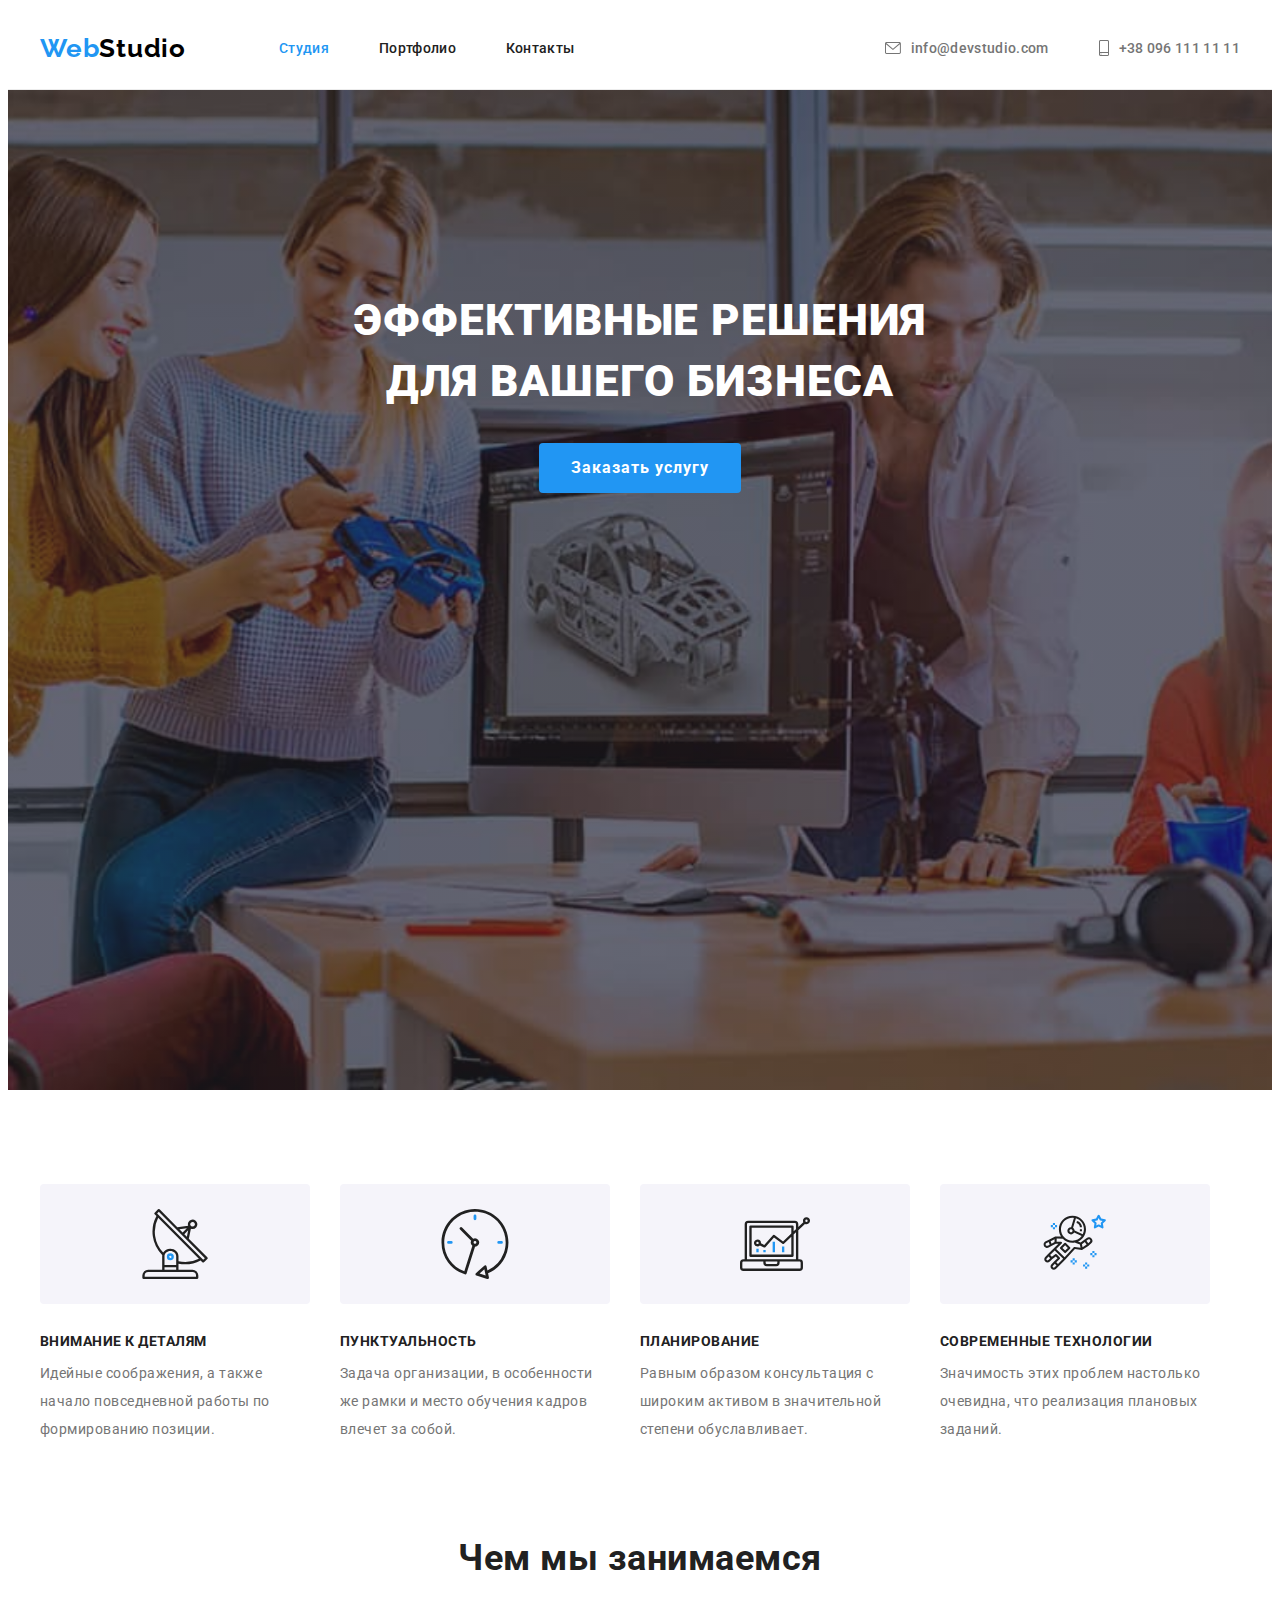
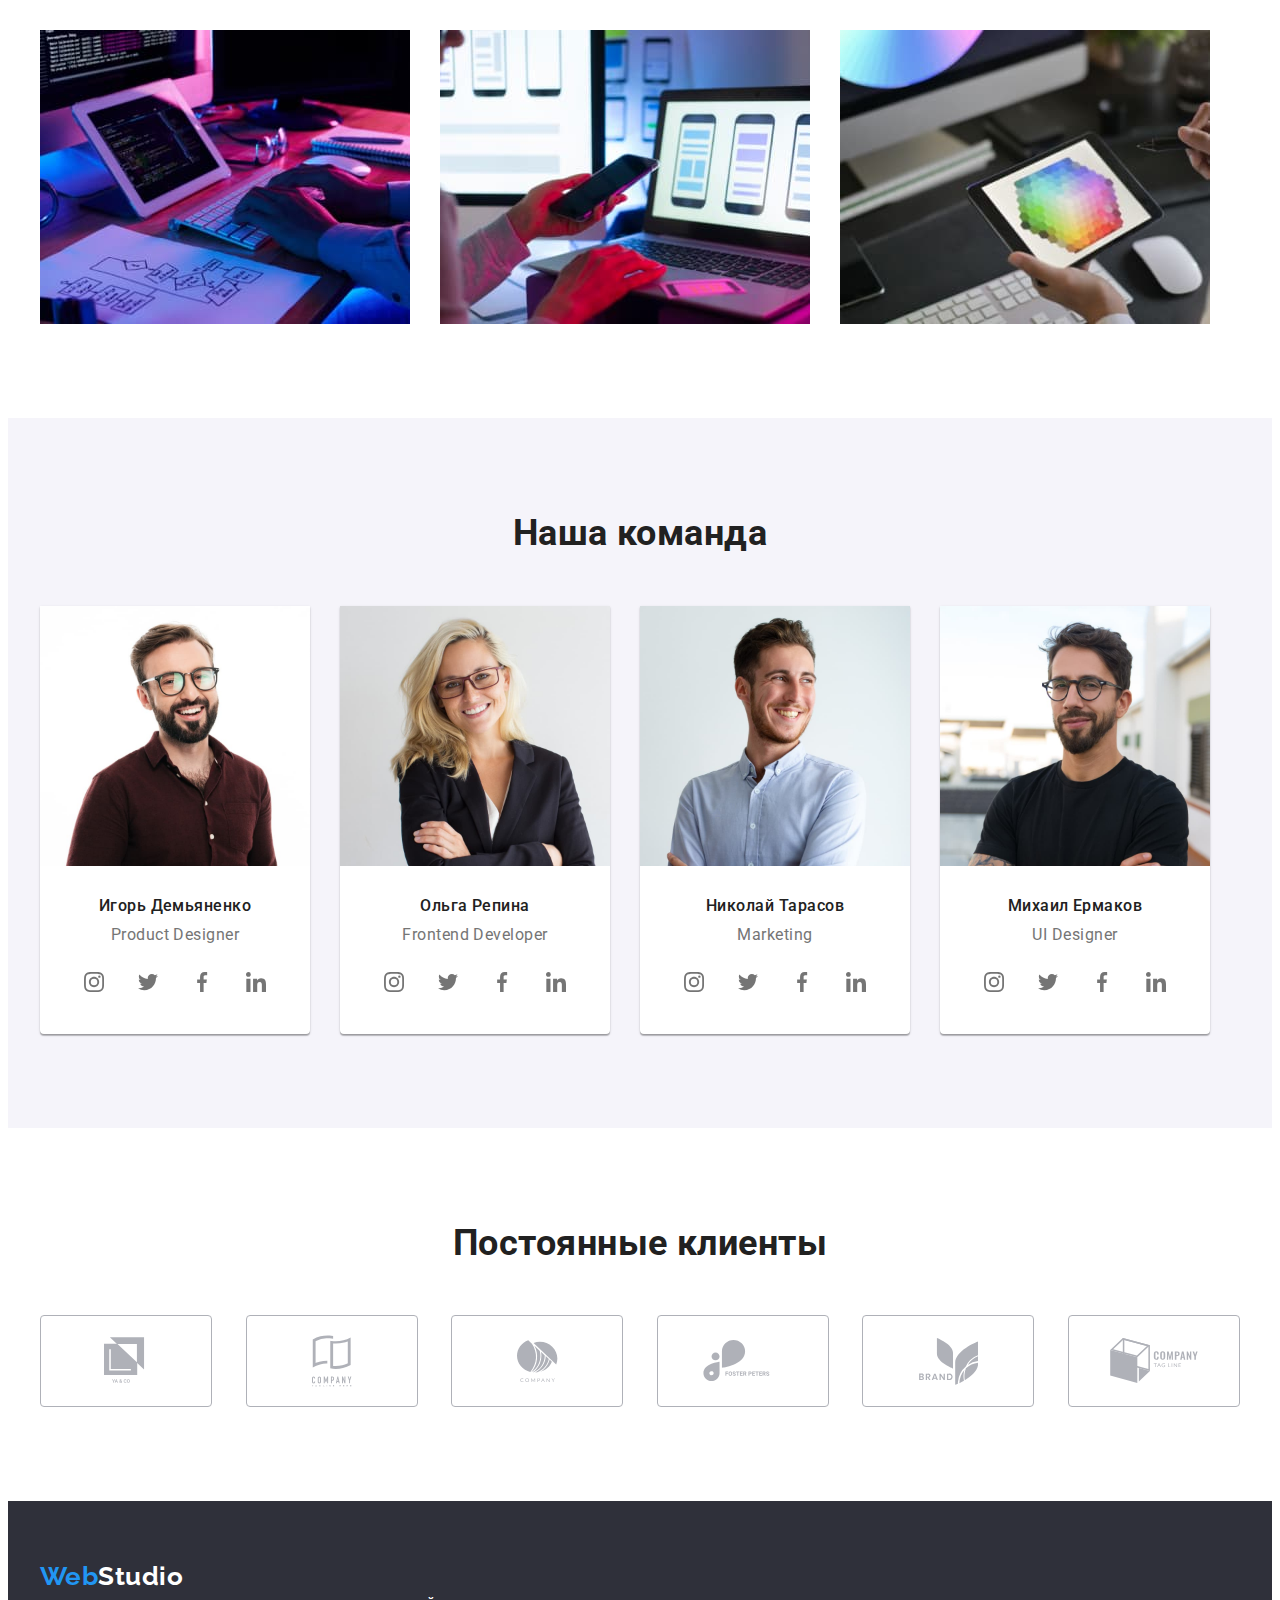
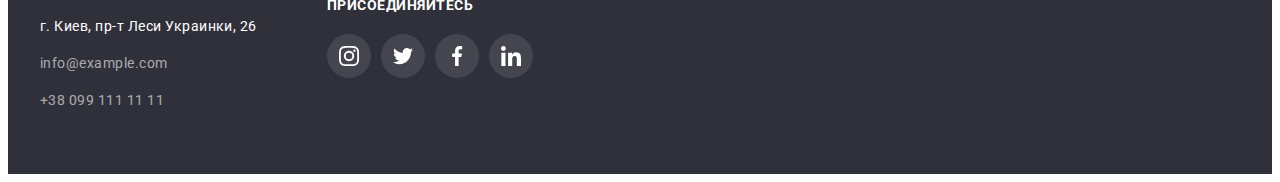
<file: index.html>
<!DOCTYPE html>
<html lang="ru">
<head>
    <meta charset="UTF-8">
    <meta name="viewport" content="width=device-width, initial-scale=1.0">
    <title>Студия</title>
    <link rel="preconnect" href="https://fonts.gstatic.com">
    <link href="https://fonts.googleapis.com/css2?family=Raleway:wght@700&family=Roboto:wght@400;500;700;900&display=swap" rel="stylesheet">
    <link rel="stylesheet" href="https://cdnjs.cloudflare.com/ajax/libs/modern-normalize/1.0.0/modern-normalize.min.css"
        integrity="sha512-ISS7cAi1PEhQ8jnbJpJZMd29NlhNj4AWYyLOSp2CE/CsHxTCu+r+t0D2yoJudVrd0/8fTVPUVDzY5Tvli75u/g=="
        crossorigin="anonymous" />
    <link rel="stylesheet" href="./css/styles.css">
</head>
<body>
    <header class="page-header">
       <div class="container header">
            <nav>
                <a href="./index.html" class="logo">
                    <span class="logo-web">Web</span>Studio
                </a>
                <ul class="nav-list">
                    <li class="item">
                        <a class="nav-link link-now" href="">Студия</a>
                    </li>

                    <li class="item">
                        <a class="nav-link" href="./portfolio.html">Портфолио</a>
                    </li>

                    <li class="item">
                        <a class="nav-link" href="">Контакты</a>
                    </li>
                </ul>
            </nav>
            <ul class="mail-and-tel">
                <li class="item"> 
                    <a href="mailto:info@devstudio.com" class="link-mailtel">
                        <svg class="mail-icon" width="16" height="12">
                            <use href="./images/icons.svg#icon-mail"></use>
                        </svg>
                        info@devstudio.com
                    </a>
                </li>

                <li class="item">
                    <a href="tel:+380961111111" class="link-mailtel">
                        <svg class="mail-icon" width="10" height="16">
                            <use href="./images/icons.svg#icon-smartphone"></use>
                        </svg>
                        +38 096 111 11 11
                    </a>
                </li>
            </ul>
       </div>
    </header>

    <main>
        <!--Баннер-->
        <section class="hero">
                <div class="container">
                    <h1 class="hero-title">Эффективные решения<br>
                        для вашего бизнеса
                    </h1>
                    <a href="" class="hero-link">Заказать услугу</a>
            </div>
        </section>
        <!--Преимущества компании-->
        <section class="section">
            <div class="container">
                <h2 class="section-title visually-hidden">Наши преимущества</h2>
                <ul class="feature-list">
                    <li class="item">
                        <div class="icon-box">
                            <svg class="feature-icon" width="70" height="70">
                                <use href="./images/icons.svg#icon-antenna"></use>
                            </svg>
                        </div>
                        <h3 class="feature-title">Внимание к деталям</h3>
                        <p class="feature-text">Идейные соображения, а также начало повседневной работы по формированию позиции.</p>
                    </li>
                    <li class="item">
                        <div class="icon-box">
                            <svg class="feature-icon" width="70" height="70">
                                <use href="./images/icons.svg#icon-clock"></use>
                            </svg>
                        </div>
                        <h3 class="feature-title">Пунктуальность</h3>
                        <p class="feature-text">Задача организации, в особенности же рамки и место обучения кадров влечет за собой.</p>
                    </li>
                    <li class="item">
                        <div class="icon-box">
                            <svg class="feature-icon" width="70" height="70">
                                <use href="./images/icons.svg#icon-diagram"></use>
                            </svg>
                        </div>
                        <h3 class="feature-title">Планирование</h3>
                        <p class="feature-text">Равным образом консультация с широким активом в значительной степени обуславливает.</p>
                    </li>
                    <li class="item">
                        <div class="icon-box">
                            <svg class="feature-icon" width="70" height="70">
                                <use href="./images/icons.svg#icon-astronaut"></use>
                            </svg>
                        </div>
                        <h3 class="feature-title">Современные технологии</h3>
                        <p class="feature-text mg">Значимость этих проблем настолько очевидна, что реализация плановых заданий.</p>
                    </li>
                </ul>
            </div>
        </section>
        <!--Специализация компании -->
        <section class="spec">
           <div class="container">
                <h2 class="section-title">Чем мы занимаемся</h2>
                <ul class="img-list">
                    <li class="item">
                        <img src="./images/ipad-in-table.jpg" alt="человек набирает код на компьютере" width="370" height="294">
                    </li>
                    <li class="item">
                        <img src="./images/macbook-and-iphone.jpg" alt="человек держит в руках телефон и работает на компьютере"
                            width="370" height="294">
                    </li>
                    <li class="item">
                        <img src="./images/ipad-in-hands.jpg" alt="человек держит в руках планшет" width="370" height="294">
                    </li>
                </ul>
           </div>
        </section>
        <!--Команда компании-->
        <section class="section-team">
           <div class="container">
                <h2 class="section-title">Наша команда</h2>
                <ul class="team-list">
                    <li class="item">
                       <div class="card">
                            <div class="thumb">
                                <img src="./images/product-designer.jpg" alt="Фото Игоря" width="270" height="260">
                            </div>
                            <div class="card-text">
                                <h3 class="team-title">Игорь Демьяненко</h3>
                                <p class="team-text">Product Designer</p>
                               <ul class="team-icon-list">
                                   <li class="item-icon">
                                        <a href="" class="link">
                                            <svg class="icon" width="20" height="20">
                                                <use href="./images/icons.svg#icon-instagram"></use>
                                            </svg>
                                        </a>
                                   </li>
                                   
                                   <li class="item-icon">
                                       <a href="" class="link">
                                           <svg class="icon" width="20" height="20">
                                               <use href="./images/icons.svg#icon-twitter"></use>
                                           </svg>
                                       </a>
                                   </li>

                                <li class="item-icon">
                                    <a href="" class="link">
                                        <svg class="icon" width="20" height="20">
                                            <use href="./images/icons.svg#icon-facebook"></use>
                                        </svg>
                                    </a>
                                </li>

                                <li class="item-icon">
                                    <a href="" class="link">
                                        <svg class="icon" width="20" height="20">
                                            <use href="./images/icons.svg#icon-linkedin"></use>
                                        </svg>
                                    </a>
                                </li>
                               </ul>
                            </div>
                       </div>
                    </li>
                    <li class="item">
                        <div class="card">
                            <div class="thumb">
                                <img class="userpic" src="./images/frontend-developer.jpg" alt="Фото Ольги" width="270" height="260">
                            </div>
                            <div class="card-text">
                                <h3 class="team-title">Ольга Репина</h3>
                                <p class="team-text">Frontend Developer</p>
                                <ul class="team-icon-list">
                                    <li class="item-icon">
                                        <a href="" class="link">
                                            <svg class="icon" width="20" height="20">
                                                <use href="./images/icons.svg#icon-instagram"></use>
                                            </svg>
                                        </a>
                                    </li>
                                
                                    <li class="item-icon">
                                        <a href="" class="link">
                                            <svg class="icon" width="20" height="20">
                                                <use href="./images/icons.svg#icon-twitter"></use>
                                            </svg>
                                        </a>
                                    </li>
                                
                                    <li class="item-icon">
                                        <a href="" class="link">
                                            <svg class="icon" width="20" height="20">
                                                <use href="./images/icons.svg#icon-facebook"></use>
                                            </svg>
                                        </a>
                                    </li>
                                
                                    <li class="item-icon">
                                        <a href="" class="link">
                                            <svg class="icon" width="20" height="20">
                                                <use href="./images/icons.svg#icon-linkedin"></use>
                                            </svg>
                                        </a>
                                    </li>
                                </ul>
                            </div>
                        </div>
                    </li>
                    <li class="item">
                        <div class="card">
                            <div class="thumb">
                                <img class="userpic" src="./images/marketing.jpg" alt="Фото Николая" width="270" height="260">
                            </div>
                            <div class="card-text">
                                <h3 class="team-title">Николай Тарасов</h3>
                                <p class="team-text">Marketing</p>
                                <ul class="team-icon-list">
                                    <li class="item-icon">
                                        <a href="" class="link">
                                            <svg class="icon" width="20" height="20">
                                                <use href="./images/icons.svg#icon-instagram"></use>
                                            </svg>
                                        </a>
                                    </li>
                                
                                    <li class="item-icon">
                                        <a href="" class="link">
                                            <svg class="icon" width="20" height="20">
                                                <use href="./images/icons.svg#icon-twitter"></use>
                                            </svg>
                                        </a>
                                    </li>
                                
                                    <li class="item-icon">
                                        <a href="" class="link">
                                            <svg class="icon" width="20" height="20">
                                                <use href="./images/icons.svg#icon-facebook"></use>
                                            </svg>
                                        </a>
                                    </li>
                                
                                    <li class="item-icon">
                                        <a href="" class="link">
                                            <svg class="icon" width="20" height="20">
                                                <use href="./images/icons.svg#icon-linkedin"></use>
                                            </svg>
                                        </a>
                                    </li>
                                </ul>
                            </div>
                        </div>
                    </li>
                    <li class="item">
                       <div class="card">
                            <div class="thumb">
                                <img class="userpic" src="./images/ui-designer.jpg" alt="Фото Михаила" width="270" height="260">
                            </div>
                            <div class="card-text">
                                <h3 class="team-title">Михаил Ермаков</h3>
                                <p class="team-text">UI Designer</p>
                                <ul class="team-icon-list">
                                    <li class="item-icon">
                                        <a href="" class="link">
                                            <svg class="icon" width="20" height="20">
                                                <use href="./images/icons.svg#icon-instagram"></use>
                                            </svg>
                                        </a>
                                    </li>
                                
                                    <li class="item-icon">
                                        <a href="" class="link">
                                            <svg class="icon" width="20" height="20">
                                                <use href="./images/icons.svg#icon-twitter"></use>
                                            </svg>
                                        </a>
                                    </li>
                                
                                    <li class="item-icon">
                                        <a href="" class="link">
                                            <svg class="icon" width="20" height="20">
                                                <use href="./images/icons.svg#icon-facebook"></use>
                                            </svg>
                                        </a>
                                    </li>
                                
                                    <li class="item-icon">
                                        <a href="" class="link">
                                            <svg class="icon" width="20" height="20">
                                                <use href="./images/icons.svg#icon-linkedin"></use>
                                            </svg>
                                        </a>
                                    </li>
                                </ul>
                            </div>
                       </div>
                    </li>
                </ul>
           </div>
        </section>
        <!-- Постоянные клиенты -->
        <section class="section">
           <div class="container">
                <h2 class="section-title">
                    Постоянные клиенты
                </h2>               
                <ul class="clients-list">
                    <li class="clients-item">
                        <a href="" class="clients-link">
                            <svg class="clients-icon" width="44.27" height="49.23">
                                <use href="./images/icons.svg#icon-logo-1"></use>
                            </svg>
                        </a>
                    </li>

                    <li class="clients-item">
                        <a href="" class="clients-link">
                            <svg class="clients-icon" width="40" height="52">
                                <use href="./images/icons.svg#icon-logo-2"></use>
                            </svg>
                        </a>
                    </li>

                    <li class="clients-item">
                        <a href="" class="clients-link">
                            <svg class="clients-icon" width="41" height="42.6">
                                <use href="./images/icons.svg#icon-logo-3"></use>
                            </svg>
                        </a>
                    </li>

                    <li class="clients-item">
                        <a href="" class="clients-link">
                            <svg class="clients-icon" width="79.66" height="42.02">
                                <use href="./images/icons.svg#icon-logo-4"></use>
                            </svg>
                        </a>
                    </li>

                    <li class="clients-item">
                        <a href="" class="clients-link">
                            <svg class="clients-icon" width="59" height="47">
                                <use href="./images/icons.svg#icon-logo-5"></use>
                            </svg>
                        </a>
                    </li>

                    <li class="clients-item">
                        <a href="" class="clients-link">
                            <svg class="clients-icon" width="88.48" height="45.44">
                                <use href="./images/icons.svg#icon-logo-6"></use>
                            </svg>
                        </a>
                    </li>
                </ul>
           </div>
        </section>
    </main>

    <footer class="footer">
        <div class="container flex">
            <div class="first-box">
                <a href="./index.html" class="logo-foot">
                    <span class="logo-web">Web</span>Studio
                </a>
                <address>
                    <p class="address">г. Киев, пр-т Леси Украинки, 26</p>
                    <ul class="foot-list">
                        <li class="item">
                            <a href="mailto:info@example.com" class="foot-mailtel"> info@example.com</a>
                        </li>
                        <li class="item">
                            <a href="tel:+380991111111" class="foot-mailtel"> +38 099 111 11 11</a>
                        </li>
                    </ul>
                </address>
            </div>
           <div class="second-box">
               <h2 class="join-title">присоединяйтесь</h2>
               <ul class="join-list">
                   <li class="join-item">
                   <a href="" class="join-link">
                        <svg class="join-icon" width="20" height="20">
                            <use href="./images/icons.svg#icon-instagram"></use>
                        </svg>
                   </a>
                   </li>

                <li class="join-item">
                    <a href="" class="join-link">
                        <svg class="join-icon" width="20" height="20">
                            <use href="./images/icons.svg#icon-twitter"></use>
                        </svg>
                    </a>
                </li>

                <li class="join-item">
                    <a href="" class="join-link">
                        <svg class="join-icon" width="20" height="20">
                            <use href="./images/icons.svg#icon-facebook"></use>
                        </svg>
                    </a>
                </li>

                <li class="join-item">
                    <a href="" class="join-link">
                        <svg class="join-icon" width="20" height="20">
                            <use href="./images/icons.svg#icon-linkedin"></use>
                        </svg>
                    </a>
                </li>
               </ul>
           </div>
        </div>
    </footer>
</body>
</html>
</file>
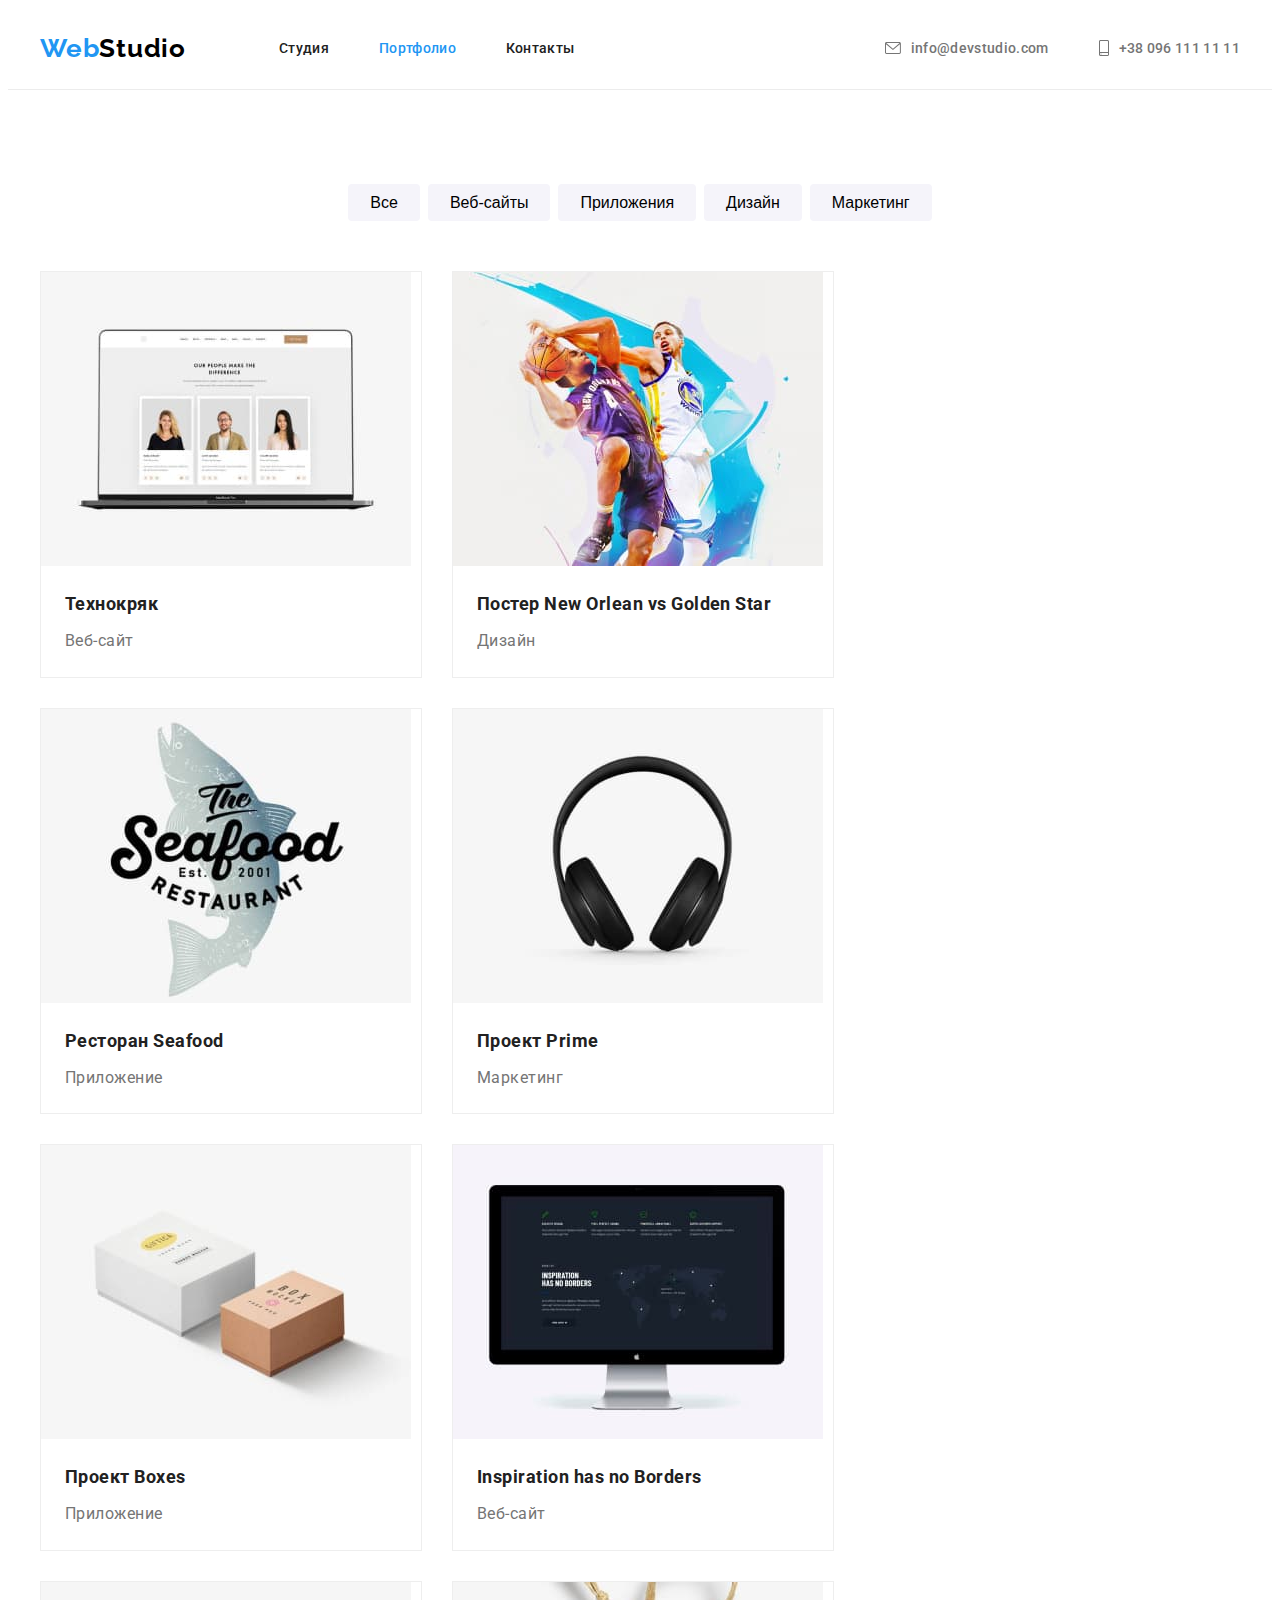
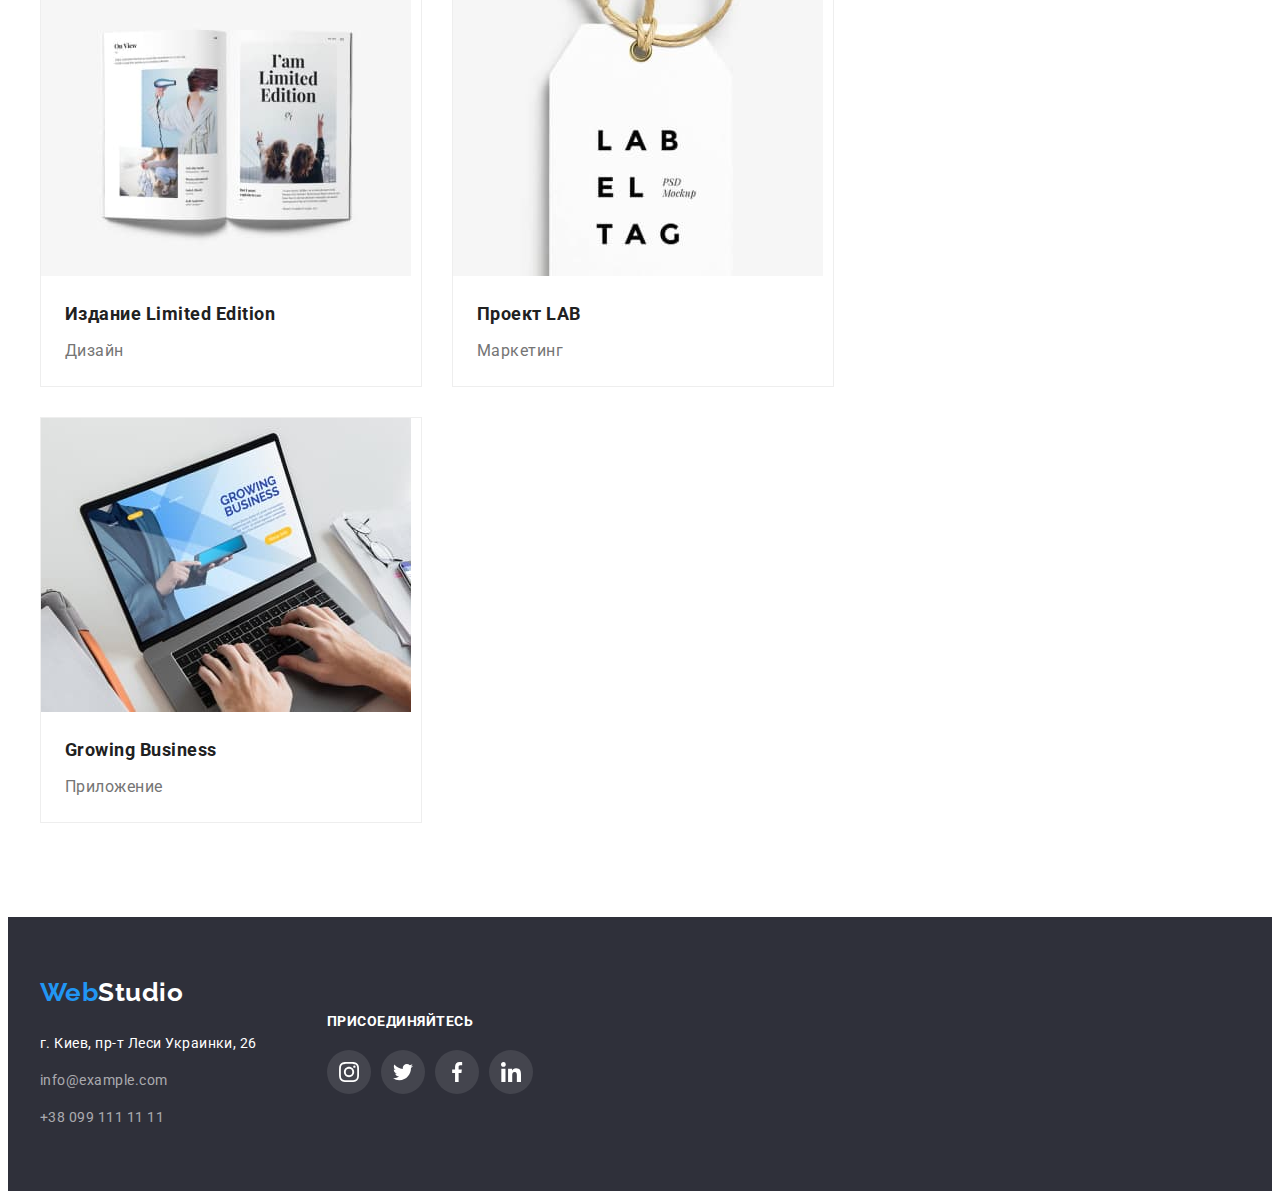
<file: portfolio.html>
<!DOCTYPE html>
<html lang="ru">

<head>
    <meta charset="UTF-8">
    <meta name="viewport" content="width=device-width, initial-scale=1.0">
    <title>Портфолио</title>
    <link rel="stylesheet" href="https://cdnjs.cloudflare.com/ajax/libs/modern-normalize/1.0.0/modern-normalize.min.css"
        integrity="sha512-ISS7cAi1PEhQ8jnbJpJZMd29NlhNj4AWYyLOSp2CE/CsHxTCu+r+t0D2yoJudVrd0/8fTVPUVDzY5Tvli75u/g=="
        crossorigin="anonymous" />
    <link rel="preconnect" href="https://fonts.gstatic.com">
    <link href="https://fonts.googleapis.com/css2?family=Raleway:wght@700&family=Roboto:wght@400;500;700;900&display=swap"
    rel="stylesheet">
    <link rel="stylesheet" href="./css/styles.css">
</head>

<body>
    <header class="page-header">
        <div class="container header">
            <nav>
                <a href="./index.html" class="logo">
                    <span class="logo-web">Web</span>Studio
                </a> 
                <ul class="nav-list">
                    <li class="item">
                        <a class="nav-link" href="./index.html">Студия</a>
                    </li>
        
                    <li class="item">
                        <a class="nav-link link-now" href="./portfolio.html">Портфолио</a>
                    </li>
        
                    <li class="item">
                        <a class="nav-link" href="">Контакты</a>
                    </li>
                </ul>
            </nav>
            <ul class="mail-and-tel">
                <li class="item">
                    <a href="mailto:info@devstudio.com" class="link-mailtel">
                        <svg class="mail-icon" width="16" height="12">
                            <use href="./images/icons.svg#icon-mail"></use>
                        </svg>
                        info@devstudio.com
                    </a>
                </li>
        
                <li class="item">
                    <a href="tel:+380961111111" class="link-mailtel">
                        <svg class="mail-icon" width="10" height="16">
                            <use href="./images/icons.svg#icon-smartphone"></use>
                        </svg>
                        +38 096 111 11 11
                    </a>
                </li>
            </ul>
        </div>
    </header>
    <main>
        
        <section class="section">
           <div class="container ">
               <!-- Фильтры -->
                <h2 class="visually-hidden">Кнопки-фильтры</h2>
                <ul class="button-list">
                    <li class="item"><button type="button" class="button"> Все </button></li>
                    <li class="item"><button type="button" class="button"> Веб-сайты </button></li>
                    <li class="item"><button type="button" class="button"> Приложения </button></li>
                    <li class="item"><button type="button" class="button"> Дизайн </button></li>
                    <li class="item"><button type="button" class="button"> Маркетинг </button></li>
                </ul>
                <!-- Проекты -->
                <h2 class="visually-hidden">Наши проекты</h2>
                <ul class="projects-list">
                    <li class="item">
                        <div class="stand">
                            <img src="./images/techno.jpg" alt="Технокряк" width="370" height="294">
                        </div>
                        <div class="stand-text">
                            <h3 class="projects-title">Технокряк</h3>
                            <p class="projects-text">Веб-сайт</p>
                        </div>
                    </li>

                    <li class="item">
                        <div class="stand">
                            <img src="./images/basket.jpg" alt="Постер" width="370" height="294">
                        </div>
                        <div class="stand-text">
                            <h3 class="projects-title">Постер New Orlean vs Golden Star</h3>
                            <p class="projects-text">Дизайн</p>
                        </div>
                    </li>

                    <li class="item">
                        <div class="stand">
                            <img src="./images/seafood.jpg" alt="Постер ресторана" width="370" height="294">
                        </div>
                        <div class="stand-text">
                            <h3 class="projects-title">Ресторан Seafood</h3>
                            <p class="projects-text">Приложение</p>
                        </div>
                    </li>

                    <li class="item">
                       <div class="stand">
                            <img src="./images/headphones.jpg" alt="Наушники" width="370" height="294">
                       </div>
                        <div class="stand-text">
                            <h3 class="projects-title">Проект Prime</h3>
                            <p class="projects-text">Маркетинг</p>
                        </div>
                    </li>

                    <li class="item">
                        <div class="stand">
                            <img src="./images/boxes.jpg" alt="Две коробки" width="370" height="294">
                        </div>
                        <div class="stand-text">
                            <h3 class="projects-title">Проект Boxes</h3>
                            <p class="projects-text">Приложение</p>
                        </div>
                    </li>

                    <li class="item">
                        <div class="stand">
                            <img src="./images/computer.jpg" alt="Компютер" width="370" height="294">
                        </div>
                       <div class="stand-text">
                            <h3 class="projects-title">Inspiration has no Borders</h3>
                            <p class="projects-text">Веб-сайт</p>
                       </div>
                    </li>

                    <li class="item">
                        <div class="stand">
                            <img src="./images/book.jpg" alt="Книга" width="370" height="294">
                        </div>
                        <div class="stand-text">
                            <h3 class="projects-title">Издание Limited Edition</h3>
                            <p class="projects-text">Дизайн</p>
                        </div>
                    </li>
                    
                    <li class="item">
                        <div class="stand">
                            <img src="./images/project-lab.jpg" alt="Бирка проекта Лаб" width="370" height="294">
                        </div>
                        <div class="stand-text">
                            <h3 class="projects-title">Проект LAB</h3>
                            <p class="projects-text">Маркетинг</p>
                        </div>
                    </li>

                    <li class="item">
                        <div class="stand">
                            <img src="./images/laptop.jpg" alt="Ноутбук" width="370" height="294">
                        </div>
                        <div class="stand-text">
                            <h3 class="projects-title">Growing Business</h3>
                            <p class="projects-text">Приложение</p>
                        </div>
                    </li>
                </ul>
           </div>
        </section>
    </main>

    <footer class="footer">
        <div class="container flex">
            <div class="first-box">
                <a href="./index.html" class="logo-foot">
                    <span class="logo-web">Web</span>Studio
                </a>
                <address>
                    <p class="address">г. Киев, пр-т Леси Украинки, 26</p>
                    <ul class="foot-list">
                        <li class="item">
                            <a href="mailto:info@example.com" class="foot-mailtel"> info@example.com</a>
                        </li>
                        <li class="item">
                            <a href="tel:+380991111111" class="foot-mailtel"> +38 099 111 11 11</a>
                        </li>
                    </ul>
                </address>
            </div>
            <div class="second-box">
                <h2 class="join-title">присоединяйтесь</h2>
                <ul class="join-list">
                    <li class="join-item">
                        <a href="" class="join-link">
                            <svg class="join-icon" width="20" height="20">
                                <use href="./images/icons.svg#icon-instagram"></use>
                            </svg>
                        </a>
                    </li>
            
                    <li class="join-item">
                        <a href="" class="join-link">
                            <svg class="join-icon" width="20" height="20">
                                <use href="./images/icons.svg#icon-twitter"></use>
                            </svg>
                        </a>
                    </li>
            
                    <li class="join-item">
                        <a href="" class="join-link">
                            <svg class="join-icon" width="20" height="20">
                                <use href="./images/icons.svg#icon-facebook"></use>
                            </svg>
                        </a>
                    </li>
            
                    <li class="join-item">
                        <a href="" class="join-link">
                            <svg class="join-icon" width="20" height="20">
                                <use href="./images/icons.svg#icon-linkedin"></use>
                            </svg>
                        </a>
                    </li>
                </ul>
            </div>
        </div>
    </footer>
    </body>
    
    </html>
</file>
<file: css/styles.css>
:root {
  --brand-color: #2196f3;
  --first-color: #757575;
  --second-color: #212121;
  --bg-hero-color: #c4c4c4;
  --card-gap: 30px;
  --bg-color-foot: #2f303a;
}

body {
  color: #757575;
  background-color: #fff;
  font-family: 'Roboto', sans-serif;
  font-weight: 400;
  letter-spacing: 0.03em;
}

a {
  text-decoration: none;
}

ul {
  list-style-type: none;
}

img {
  display: block;
  max-width: 100%;
}

.visually-hidden {
  position: absolute;
  width: 1px;
  height: 1px;
  margin: -1px;
  border: 0;
  padding: 0;

  white-space: nowrap;
  clip-path: inset(100%);
  clip: rect(0 0 0 0);
  overflow: hidden;
}

/* HEADER */
.page-header {
  border-bottom: 1px solid #ececec;
  letter-spacing: 0.02em;
}

.container {
  width: 1200px;
  margin-left: auto;
  margin-right: auto;
  padding-left: 15px;
  padding-right: 15px;
}

.container.header {
  display: flex;
  align-items: center;
}

.logo {
  color: #000;
  font-family: 'Raleway', sans-serif;
  font-weight: 700;
  font-size: 26px;
  line-height: 1.2;
  display: inline-block;
  letter-spacing: 0.03em;

  margin-bottom: 0px;
}

.logo-web {
  color: var(--brand-color);
}

nav {
  display: flex;
  align-items: center;
}

.nav-list {
  margin: 0px;
  padding: 0px;
  margin-left: 93px;

  display: flex;
  align-items: center;
}

.nav-list .item:not(:last-child) {
  margin-right: 50px;
}

.nav-link {
  font-weight: 500;
  color: var(--second-color);
  font-size: 14px;
  line-height: 1.2;

  display: block;
  padding-top: 32px;
  padding-bottom: 32px;
}

.nav-link:hover,
.nav-link:focus {
  color: var(--brand-color);
}

.mail-and-tel {
  display: flex;
  margin: 0px;
  padding: 0px;
  margin-left: auto;
}

.mail-and-tel .item:not(:last-child) {
  margin-right: 50px;
}

.link-mailtel {
  display: flex;
  align-items: center;
  padding-top: 32px;
  padding-bottom: 32px;

  font-weight: 500;
  font-size: 14px;
  line-height: 1.2;
  color: var(--first-color);
}

.link-mailtel:hover,
.link-mailtel:focus {
  color: var(--brand-color);
}

/* ICON */

.mail-icon {
  fill: currentColor;
  margin-right: 10px;
}

/* СТУДИЯ */

.section-title {
  font-style: normal;
  font-weight: 700;
  font-size: 36px;
  line-height: 1.2;
  text-align: center;
  color: var(--second-color);
  margin-top: 0px;
  margin-bottom: 50px;
}

.nav-link.link-now {
  color: var(--brand-color);
}

/* Герой */

.hero {
  max-width: 1600px;
  height: 600px;
  margin-left: auto;
  margin-right: auto;

  padding-top: 200px;
  padding-bottom: 200px;
  text-align: -webkit-center;
  letter-spacing: 0.06em;

  background-color: var(--bg-hero-color);
  background-image: linear-gradient(
      to right,
      rgba(47, 48, 58, 0.4),
      rgba(47, 48, 58, 0.4)
    ),
    url('../images/bghero.jpg');
  background-repeat: no-repeat;
  background-position: center;
  background-size: cover;
}

.hero-title {
  width: 696px;
  font-weight: 900;
  font-size: 44px;
  line-height: 1.4;
  text-transform: uppercase;

  color: #ffffff;

  margin-top: 0px;
  margin-bottom: 30px;
}

.hero-link {
  font-weight: 700;
  font-size: 16px;
  line-height: 1.9;
  padding: 10px 32px;
  border-radius: 4px;

  color: #ffffff;
  background-color: var(--brand-color);

  display: inline-block;
}

/* Преимущества */
.section {
  padding-top: 94px;
  padding-bottom: 94px;
}

.feature-list {
  display: flex;
  flex-wrap: wrap;
  width: 1200px;

  padding: 0px;
  margin-top: 0px;
  margin-bottom: 0px;
  margin-right: calc(-1 * var(--card-gap));
}

.feature-list .item {
  flex-basis: calc(100% / 4 - var(--card-gap));

  margin-right: var(--card-gap);
}

/* ICON */
.icon-box {
  display: flex;
  justify-content: center;
  align-items: center;
  width: 270px;
  height: 120px;

  background-color: #f5f4fa;
  border-radius: 4px;
  margin-bottom: 30px;
}

/* ICON */

.feature-title {
  font-style: normal;
  font-weight: 700;
  font-size: 14px;
  line-height: 1.1;
  text-transform: uppercase;
  color: var(--second-color);
  margin-top: 0px;
  margin-bottom: 10px;
}

.feature-text {
  font-style: normal;
  font-size: 14px;
  line-height: 2;
  margin-bottom: 0px;
  margin-top: 0px;
}

/* Специализация команды */
.spec {
  padding-bottom: 94px;
}

.img-list {
  display: flex;
  flex-wrap: wrap;
  width: 1200px;
  margin: 0px;
  padding: 0px;
  margin-right: calc(-1 * var(--card-gap));
}

.img-list .item {
  flex-basis: calc(100% / 3 - var(--card-gap));
  margin-right: var(--card-gap);
}

/* Команда */
.team-list {
  display: flex;
  flex-wrap: wrap;
  width: 1200px;

  margin: 0px;
  margin-right: calc(-1 * var(--card-gap));
  padding: 0px;
}

.team-list .item {
  flex-basis: calc(100% / 4 - var(--card-gap));
  margin-bottom: 0px;
  margin-top: 0px;
  margin-right: var(--card-gap);

  text-align: center;

  box-shadow: 0px 1px 3px rgba(0, 0, 0, 0.12), 0px 1px 1px rgba(0, 0, 0, 0.14),
    0px 2px 1px rgba(0, 0, 0, 0.2);
  border-radius: 0px 0px 4px 4px;
  background: #ffffff;
}

.card-text {
  padding-top: 30px;
  padding-bottom: 30px;
  padding-right: 32px;
  padding-left: 32px;
}

.team-title {
  font-style: normal;
  font-weight: 500;
  font-size: 16px;
  line-height: 1.2;
  color: var(--second-color);

  margin-bottom: 10px;
  margin-top: 0px;
}

.team-text {
  font-style: normal;
  font-size: 16px;
  line-height: 1.2;

  margin-top: 0px;
  margin-bottom: 16px;
}

.section-team {
  background-color: #f5f4fa;
  padding: 94px 0px;
}

/* ICON */
.team-icon-list {
  display: flex;
  justify-content: space-between;
  align-items: center;
  padding: 0px;
}

.item-icon {
  margin: 0px;
}

.team-icon-list .link {
  display: flex;
  justify-content: center;
  align-items: center;

  width: 44px;
  height: 44px;

  color: var(--first-color);
  border-radius: 50%;
}

.team-icon-list .link:hover,
.team-icon-list .link:focus {
  background-color: var(--brand-color);
  color: #fff;
}

.team-icon-list .icon {
  fill: currentColor;
}

/* ICON */

/* Постоянные клиенты */
.clients-list {
  display: flex;
  justify-content: space-between;
  align-items: center;
  margin: 0px;
  padding: 0px;
}

.clients-link {
  display: flex;
  justify-content: center;
  align-items: center;
  width: 170px;
  height: 90px;

  border-radius: 4px;
  border: 1px solid #afb1b8;
  color: #afb1b8;
}

.clients-link:hover,
.clients-link:focus {
  color: var(--brand-color);
  border-color: var(--brand-color);
}

.clients-icon {
  fill: currentColor;
}

/* ПОРТФОЛИО */

.nav-link.link-now {
  color: var(--brand-color);
}

/* Фильтры */
.button-list {
  display: flex;
  flex-wrap: wrap;
  align-items: center;
  justify-content: center;

  margin: 0px;
  margin-bottom: 50px;
  padding: 0px;
}

.button-list .item:not(:nth-child(5)) {
  margin-right: 8px;
}

.button {
  font-style: normal;
  font-weight: 500;
  font-size: 16px;
  line-height: 1.6;

  padding-top: 6px;
  padding-bottom: 6px;
  padding-left: 22px;
  padding-right: 22px;

  background-color: #f5f4fa;
  border-style: none;
  border-radius: 4px;
}

.button:hover,
.button:focus {
  color: #ffffff;
  background-color: var(--brand-color);
  border-style: none;
  outline: none;
  box-shadow: 0px 3px 1px rgba(0, 0, 0, 0.1), 0px 1px 2px rgba(0, 0, 0, 0.08),
    0px 2px 2px rgba(0, 0, 0, 0.12);
}

/* Сетка продуктов */

.projects-list {
  display: flex;
  flex-wrap: wrap;

  padding: 0px;
  margin: 0px;
  margin-right: calc(-1 * var(--card-gap));
  margin-bottom: calc(-1 * var(--card-gap));
}

.projects-list .item {
  flex-basis: calc(100% / 3 - var(--card-gap));
  margin-right: var(--card-gap);
  margin-bottom: var(--card-gap);

  border: 1px solid #eeeeee;
}

.projects-list .item:hover {
  box-shadow: 0px 1px 1px rgba(0, 0, 0, 0.12), 0px 4px 4px rgba(0, 0, 0, 0.06),
    1px 4px 6px rgba(0, 0, 0, 0.16);
}

.stand-text {
  padding-top: 20px;
  padding-right: 24px;
  padding-bottom: 20px;
  padding-left: 24px;
}

.projects-title {
  font-style: normal;
  font-weight: 700;
  font-size: 18px;
  line-height: 2;

  margin: 0px;
  padding: 0px;
  margin-bottom: 4px;

  color: var(--second-color);
}

.projects-text {
  font-style: normal;
  font-size: 16px;
  line-height: 1.9;

  margin: 0px;
  padding: 0px;
}

/* FOOTER */

.container.flex {
  display: flex;
  align-items: center;
}

.logo-foot {
  color: #fff;
  font-family: 'Raleway', sans-serif;
  font-weight: 700;
  font-size: 26px;
  line-height: 1.2;

  display: inline-block;
  margin-bottom: 20px;
}

.footer {
  background-color: var(--bg-color-foot);
  padding: 60px 0px;
}

.address {
  font-style: normal;
  font-weight: 400;
  font-size: 14px;
  line-height: 2;
  color: #ffffff;
  margin-top: 0px;
  margin-bottom: 9px;
}

.foot-list > li:first-child {
  margin-bottom: 9px;
}

.foot-mailtel {
  font-weight: 400;
  font-style: normal;
  font-size: 14px;
  line-height: 2;
  color: rgba(255, 255, 255, 0.6);
}

.foot-list {
  margin-top: 0px;
  margin-bottom: 0px;
  padding: 0px;
}

/* Присоединяйтесь */

.second-box {
  margin-left: 70px;
}

.join-title {
  margin: 0px;
  margin-bottom: 20px;
  width: 145px;
  text-align: center;
  text-transform: uppercase;

  color: #fff;
  font-size: 14px;
  line-height: 1.14;
}

.join-list {
  display: flex;
  justify-content: space-between;
  align-items: center;
  width: 206px;
  margin: 0px;
  padding: 0px;
}

.join-link {
  display: flex;
  justify-content: center;
  align-items: center;
  width: 44px;
  height: 44px;

  border-radius: 50%;
  color: #fff;
  background-color: rgba(255, 255, 255, 0.1);
}

.join-link:hover,
.join-link:focus {
  background-color: var(--brand-color);
}

.join-icon {
  fill: currentColor;
}
</file>
